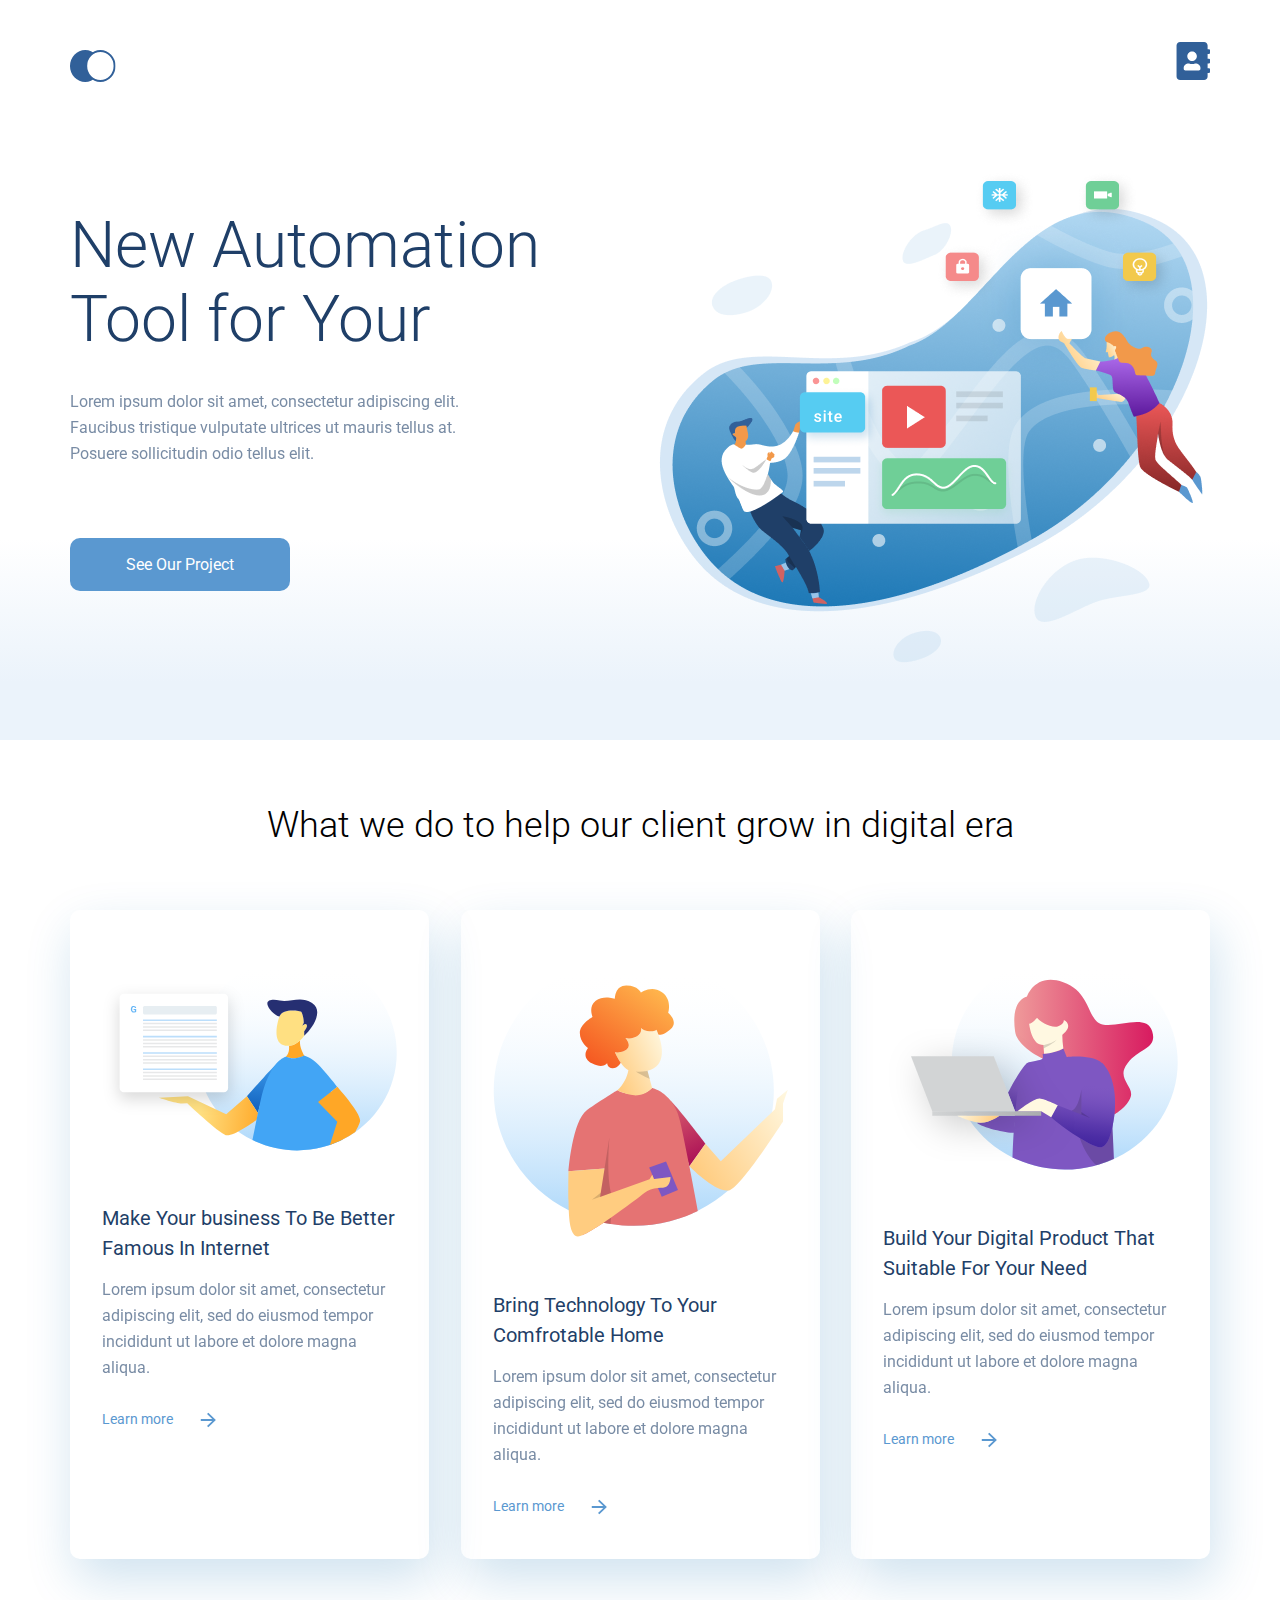
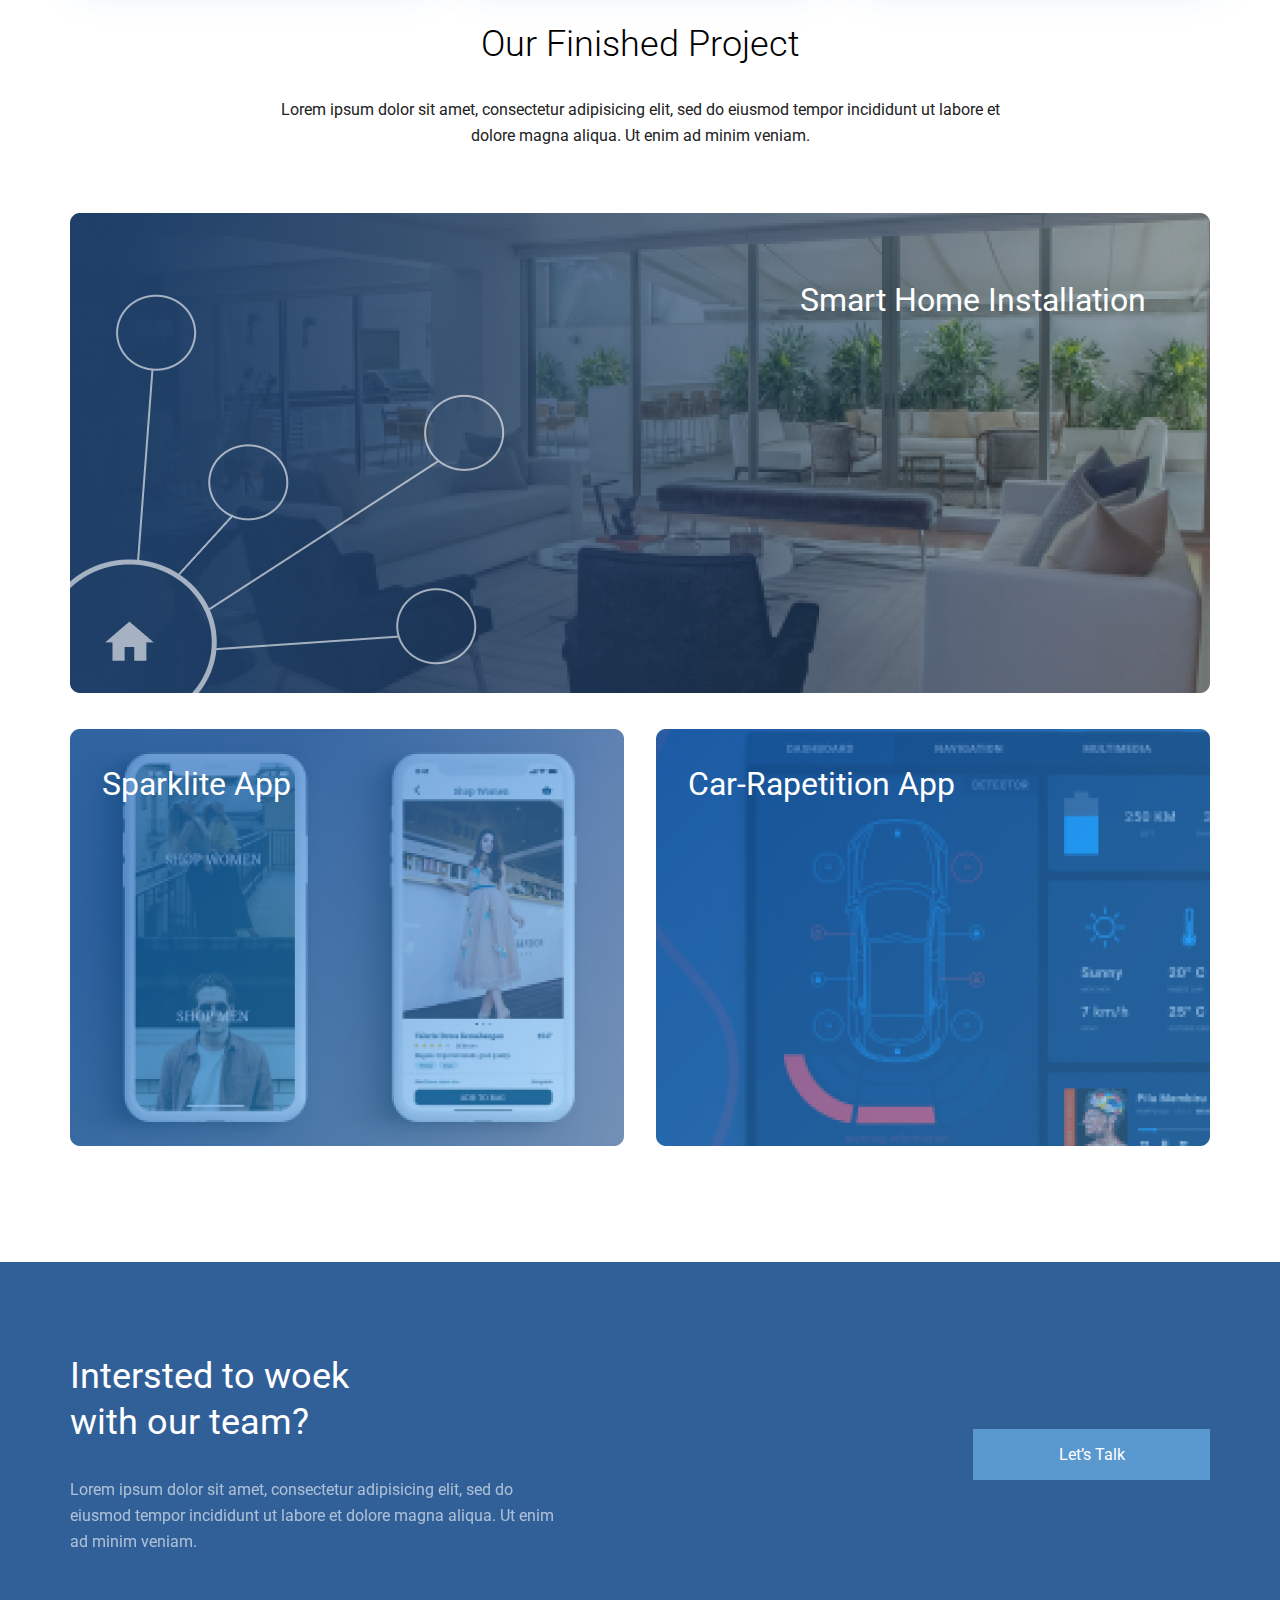
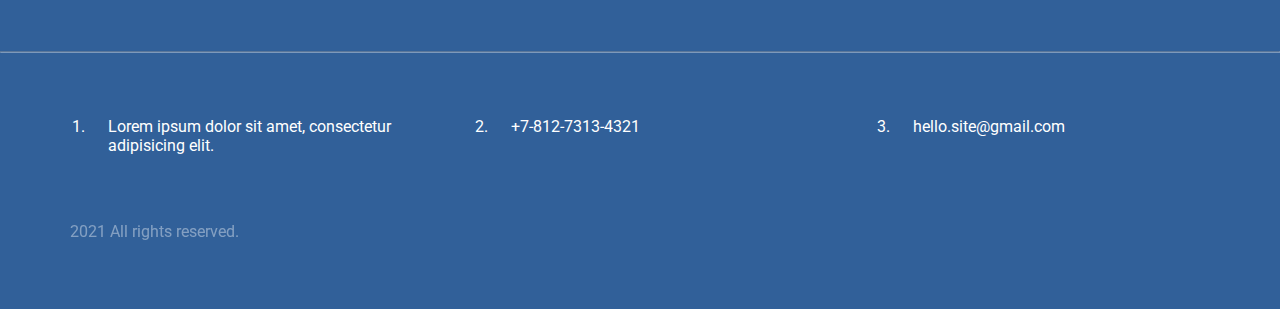
<file: index.html>
<!DOCTYPE html>
<html lang="en">
<head>
    <meta charset="UTF-8">
    <meta name="viewport" content="width=device-width, initial-scale=1.0">
    <link rel="stylesheet" href="css/style.css">
    <link rel="stylesheet" href="css/media.css">
    <title>Главная страница</title>
</head>
<body>

        <div class="header">
            <div class="header__wrapper">
                <div class="header__navigation container">
                    <ul class="list-nav">
                        <li>
                            <a href="index.html">
                                <img src="img/logo.svg" alt="Logo">
                            </a>
                        </li>
                        <li>
                            <a href="page/contacts.html">
                                <img src="img/contact.svg" alt="">
                            </a>
                        </li>
                    </ul>
                </div>
                <div class="header__info-wrapper">
                    <div class="container">
                        <div class="header__info">
                            <div class="header__info-block-content">
                                <h1 class="main-caption">New Automation Tool for Your</h1>
                                <p class="paragraph">Lorem ipsum dolor sit amet, consectetur adipiscing elit. Faucibus tristique vulputate ultrices ut mauris tellus at. Posuere sollicitudin odio tellus elit.</p>
                                <a href="#" class="header__info-button">See Our Project</a>
                            </div>
                        </div>
                    </div>
                </div>
            </div>
        </div>
        <div class="container">
            <div class="what-we-do">
                <h3 class="third-caption">What we do to help our client grow in digital era</h3>
                <div class="content-block__wrapper">    
                    <div class="content-block__list-item">
                        <img src="img/preview-man.svg" alt="man-info">
                        <h4 class="fourth-caption">Make Your business To Be Better Famous In Internet</h4>
                        <p class="paragraph">Lorem ipsum dolor sit amet, consectetur adipiscing elit, sed do eiusmod tempor incididunt ut labore et dolore magna aliqua.</p>
                        <a href="#">Learn more <img src="img/Vector.svg" alt="arrow"></a>
                    </div>
                    <div class="content-block__list-item">
                        <img src="img/preview-man-red.svg" alt="man-info">
                        <h4 class="fourth-caption">Bring Technology To Your Comfrotable Home</h4>
                        <p class="paragraph">Lorem ipsum dolor sit amet, consectetur adipiscing elit, sed do eiusmod tempor incididunt ut labore et dolore magna aliqua.</p>
                        <a href="#">Learn more <img src="img/Vector.svg" alt="arrow"></a>
                    </div>
                    <div class="content-block__list-item">
                        <img src="img/preview-voman.svg" alt="man-info">
                        <h4 class="fourth-caption">Build Your Digital Product That Suitable For Your Need</h4>
                        <p class="paragraph">Lorem ipsum dolor sit amet, consectetur adipiscing elit, sed do eiusmod tempor incididunt ut labore et dolore magna aliqua.</p>
                        <a href="#">Learn more <img src="img/Vector.svg" alt="arrow"></a>
                    </div>
                </div>
            </div>
            <div class="about">
                <h3 class="third-caption">Our Finished Project</h3>
                <p class="paragraph">Lorem ipsum dolor sit amet, consectetur adipisicing elit, sed do eiusmod tempor incididunt ut labore et dolore magna aliqua. Ut enim ad minim veniam.</p>
            </div>
            <div class="mask-group__wrapper">
                <div class="mask-group__item mask-group__one">
                    <img src="img/mask-group-install.png" alt="Smart Home">
                    <p>Smart Home Installation</p>
                </div>
                <div class="mask-group__item mask-group__two">
                    <img src="img/sparklite-app.png" alt="Smart Home">
                    <p>Sparklite App</p>
                </div>
                <div class="mask-group__item mask-group__three">
                    <img src="img/car-rapetition-app.png" alt="Smart Home">
                    <p>Car-Rapetition App</p>
                </div>
            </div>
        </div>
        <div class="footer">
            <div class="container">
                <div class="footer__top-wrapper">
                    <div class="footer__top-info">
                        <h4 class="fourth-caption">Intersted to woek with our team?</h4>
                        <p class="paragraph">Lorem ipsum dolor sit amet, consectetur adipisicing elit, sed do eiusmod tempor incididunt ut labore et dolore magna aliqua. Ut enim ad minim veniam.</p>
                    </div>
                    <a href="#">Let’s Talk</a>
                </div>
            </div>
                <hr>
            <div class="container">
                <div class="footer__bottom-wrapper">
                    <ol>
                        <li>Lorem ipsum dolor sit amet, consectetur adipisicing elit.</li>
                        <li>+7-812-7313-4321</li>
                        <li>hello.site@gmail.com</li>
                    </ol>
                    <div class="footer__bottom-copyright">
                        <p class="paragraph">2021 All rights reserved.</p>
                    </div>
                </div>
            </div>
        </div>

</body>
</html>
</file>
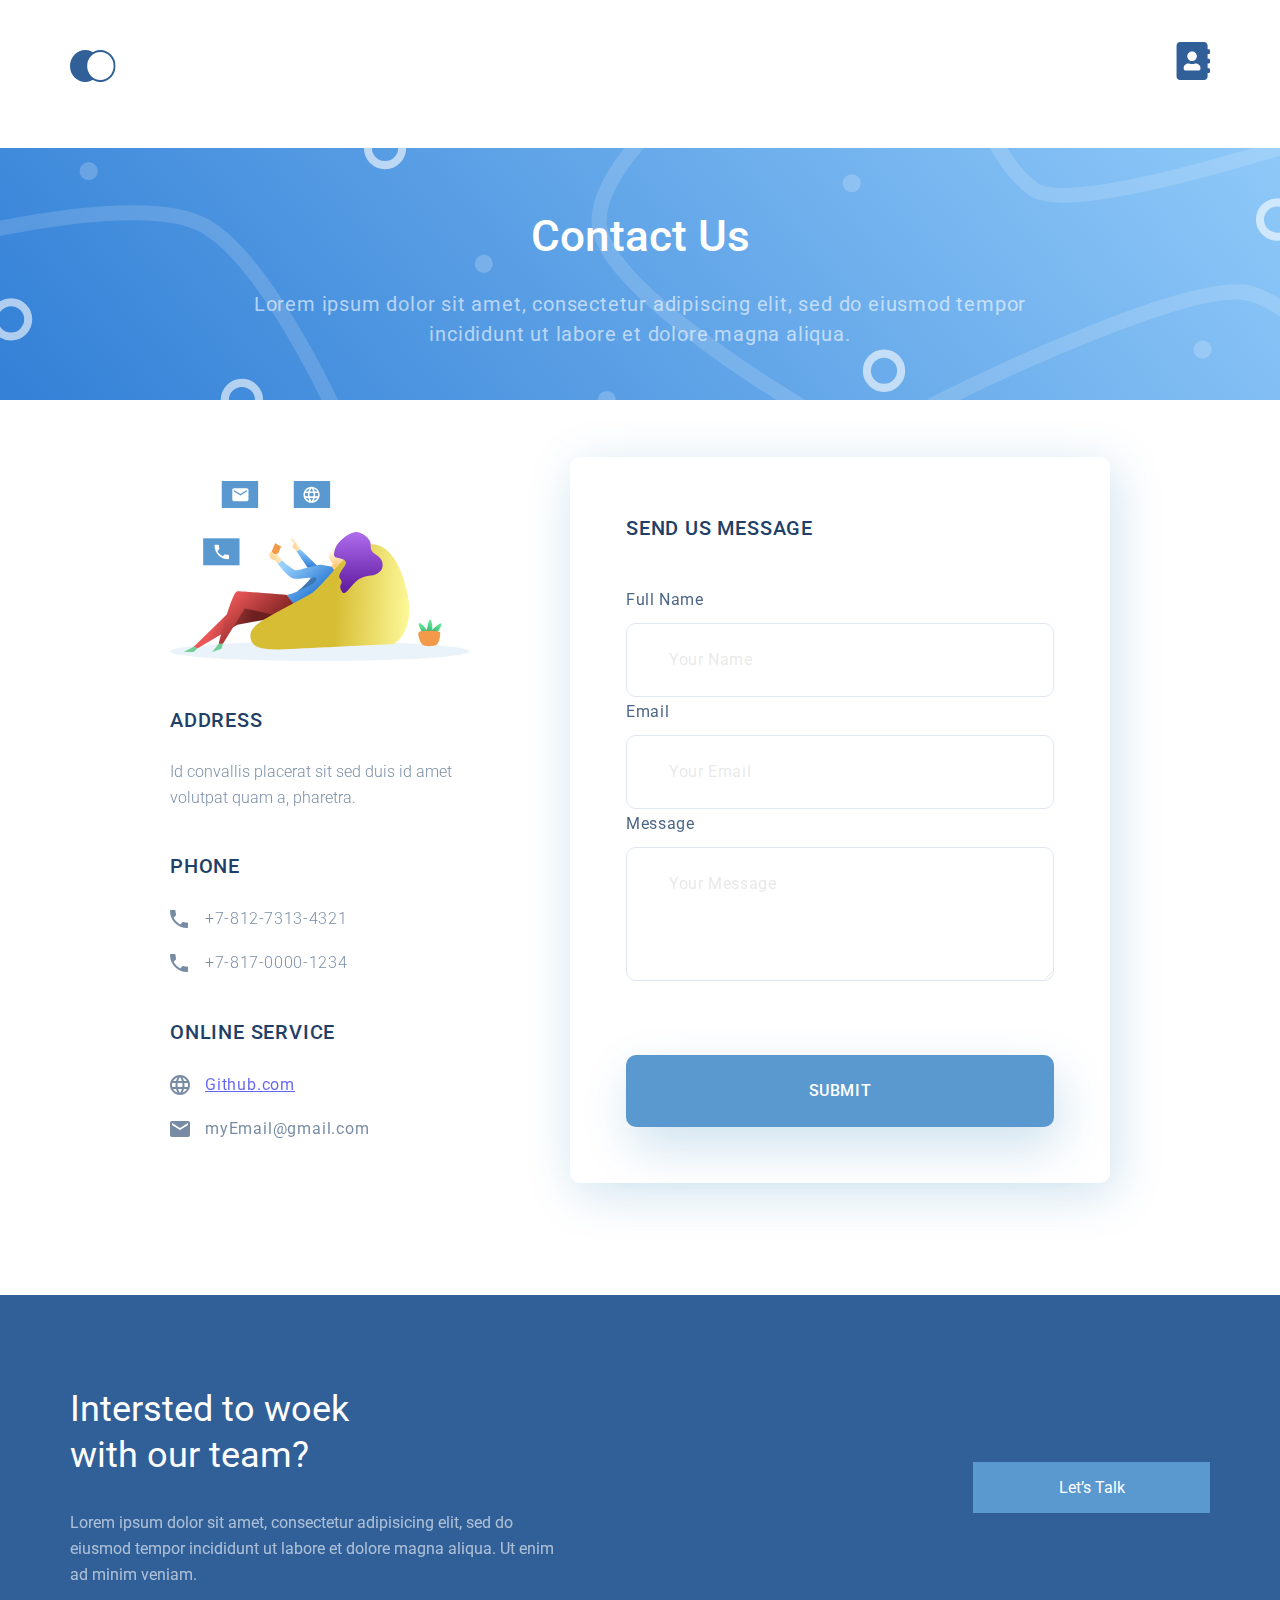
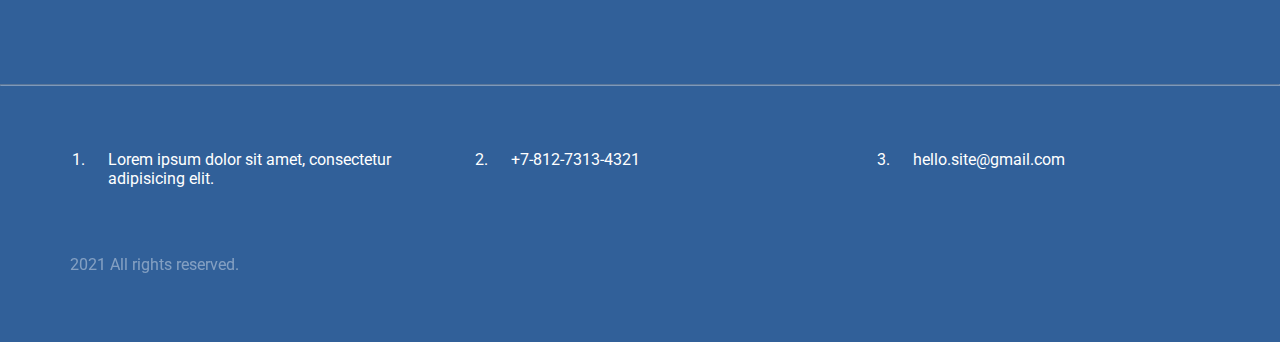
<file: page/contacts.html>
<!DOCTYPE html>
<html lang="en">
<head>
    <meta charset="UTF-8">
    <meta name="viewport" content="width=device-width, initial-scale=1.0">
    <link rel="stylesheet" href="../css/style.css">
    <link rel="stylesheet" href="../css/media.css">
    <title>Document</title>
</head>
<body>

    <div class="header">
        <div class="header__wrapper">
            <div class="header__navigation container">
                <ul class="list-nav list-nav-contacts">
                    <li>
                        <a href="../index.html">
                            <img src="../img/logo.svg" alt="Logo">
                        </a>
                    </li>
                    <li>
                        <a href="contacts.html">
                            <img src="../img/contact.svg" alt="">
                        </a>
                    </li>
                </ul>
            </div>
            <div class="header__text-element">
                <h2 class="second-chapter">Contact Us</h2>
                <p>Lorem ipsum dolor sit amet, consectetur adipiscing elit, sed do eiusmod tempor incididunt ut labore et dolore magna aliqua.</p>
            </div>
        </div>
    </div>
        <div class="content contact-width">
            
            <div class="contact-wrapper"> 
                <div class="contact contact-item">
                    <img src="../img/illustration-contact.svg" alt="Programmer">
                    <h4 class="fourth-caption">Address</h4>
                    <p class="paragraph">Id convallis placerat sit sed duis id amet volutpat quam a, pharetra.</p>
                    <h4 class="fourth-caption">Phone</h4>
                    <ul class="contact__phone-ul">
                        <li>+7-812-7313-4321</li>
                        <li>+7-817-0000-1234</li>
                    </ul>
                    <h4 class="fourth-caption">Online service</h4>
                    <ul class="contact__online-service">
                        <li><a href="https://github.com/" target="_blank">Github.com</a>
                        </li>
                        <li>myEmail@gmail.com</li>
                    </ul>
                </div>
                <div class="send-message contact-item">
                    
                    <form action="#">
                        <h4 class="fourth-caption">Send us message</h4>
                        <label>Full Name<br>
                        <input type="text" placeholder="Your Name" class="field-text-form">
                        </label>
                        <label>Email
                            <input type="email" placeholder="Your Email" class="field-text-form">
                        </label>
                        <label>Message
                            <textarea name="message" cols="30" rows="3" placeholder="Your Message" class="field-text-form"></textarea>
                        </label>
                        <button type="submit" class="button-send">Submit</button>
                    </form>
                </div>
            </div>
            <div class="map">
                <script async src="https://api-maps.yandex.ru/services/constructor/1.0/js/?um=constructor%3A26c237de2efc93d6705d858ead00d7c97ed4e576a12188a670d4bab7179a1346&amp;width=100%25&amp;height=400&amp;lang=ru_RU&amp;scroll=true"></script>
            </div>
           
        </div>
        <div class="footer">
            <div class="container">
                <div class="footer__top-wrapper">
                    <div class="footer__top-info">
                        <h4 class="fourth-caption">Intersted to woek with our team?</h4>
                        <p class="paragraph">Lorem ipsum dolor sit amet, consectetur adipisicing elit, sed do eiusmod tempor incididunt ut labore et dolore magna aliqua. Ut enim ad minim veniam.</p>
                    </div>
                    <a href="#">Let’s Talk</a>
                </div>
            </div>
                <hr>
            <div class="container">
                <div class="footer__bottom-wrapper">
                    <ol>
                        <li>Lorem ipsum dolor sit amet, consectetur adipisicing elit.</li>
                        <li>+7-812-7313-4321</li>
                        <li>hello.site@gmail.com</li>
                    </ol>
                    <div class="footer__bottom-copyright">
                        <p class="paragraph">2021 All rights reserved.</p>
                    </div>
                </div>
            </div>
        </div>

</body>
</html>
</file>
<file: css/style.css>
@import url("https://fonts.googleapis.com/css2?family=Roboto:wght@300;400;500&display=swap");
* {
  margin: 0;
  padding: 0;
  font-family: 'Roboto', sans-serif;
  -webkit-box-sizing: border-box;
          box-sizing: border-box;
}

body {
  font-family: sans-serif;
  -webkit-box-sizing: border-box;
          box-sizing: border-box;
}

.container {
  max-width: 1140px;
  margin: 0 auto;
}

.header__navigation {
  display: -webkit-box;
  display: -ms-flexbox;
  display: flex;
  -webkit-box-pack: justify;
      -ms-flex-pack: justify;
          justify-content: space-between;
}

.list-nav {
  display: -webkit-box;
  display: -ms-flexbox;
  display: flex;
  -webkit-box-pack: justify;
      -ms-flex-pack: justify;
          justify-content: space-between;
  width: 100%;
  margin: 42px 0 0 0;
  list-style: none;
}

.header__info-wrapper {
  background: -webkit-gradient(linear, left bottom, left top, color-stop(8.84%, #EBF3FB), color-stop(31.12%, rgba(152, 195, 232, 0)));
  background: linear-gradient(0deg, #EBF3FB 8.84%, rgba(152, 195, 232, 0) 31.12%);
}

.header__info {
  background: url(../img/illustration.png) no-repeat;
  background-position: right center;
  padding: 115px 0 149px 0;
}

.header__info-block-content {
  max-width: 425px;
}

.main-caption {
  width: 504px;
  margin: 0 0 32px 0;
  font-size: 64px;
  font-weight: 300;
  line-height: 74px;
  color: #1F3F68;
}

.header__info-block-content p {
  width: 425px;
  font-size: 16px;
  font-weight: 400;
  line-height: 26px;
  color: #1F3F68;
  opacity: 0.6;
}

a.header__info-button {
  display: block;
  max-width: 220px;
  margin: 71px 0 0 0;
  padding: 17px 0;
  border-radius: 10px;
  background: #5A98D0;
  text-align: center;
  color: #fff;
  text-decoration: none;
}

.paragraph {
  font-size: 16px;
  line-height: 26px;
  color: #1F3F68;
}

.what-we-do {
  margin: 64px 0 0 0;
  padding: 0 0 64px 0;
}

.content-block__wrapper {
  display: -webkit-box;
  display: -ms-flexbox;
  display: flex;
  -webkit-box-pack: justify;
      -ms-flex-pack: justify;
          justify-content: space-between;
  margin: 64px 0 0 0;
}

.content-block__list-item {
  width: 359px;
  display: -webkit-box;
  display: -ms-flexbox;
  display: flex;
  -webkit-box-orient: vertical;
  -webkit-box-direction: normal;
      -ms-flex-direction: column;
          flex-direction: column;
  padding: 44px 32px;
  -webkit-box-shadow: 5px 20px 50px rgba(16, 112, 177, 0.2);
          box-shadow: 5px 20px 50px rgba(16, 112, 177, 0.2);
  border-radius: 10px;
}

.content-block__list-item h4 {
  margin: 52px 0 0 0;
  font-weight: 400;
  font-size: 20px;
  line-height: 30px;
  color: #1F3F68;
}

.content-block__list-item p {
  color: #1F3F68;
  opacity: 0.6;
  line-height: 26px;
  margin: 14px 0 30px 0;
}

.content-block__list-item a {
  color: #5A98D0;
  text-decoration: none;
  font-size: 14px;
}

.content-block__list-item a img {
  vertical-align: middle;
  margin: 0 0 0 24px;
}

.second-chapter {
  font-weight: 500;
  font-size: 44px;
  text-align: center;
}

.third-caption {
  font-size: 36px;
  text-align: center;
  font-weight: 300;
  color: #000;
}

.about {
  max-width: 750px;
  margin: 0 auto;
}

.about p {
  margin: 32px 0 0 0;
  font-size: 16px;
  text-align: center;
  line-height: 26px;
  color: #222222;
}

.mask-group__wrapper {
  display: -webkit-box;
  display: -ms-flexbox;
  display: flex;
  -ms-flex-wrap: wrap;
      flex-wrap: wrap;
  margin: 64px 0 0 0;
}

.mask-group__item {
  position: relative;
}

.mask-group__item p {
  position: absolute;
  color: #fff;
  font-size: 32px;
  line-height: 46px;
}

.mask-group__item img {
  width: 100%;
}

.mask-group__one p {
  right: 64px;
  top: 64px;
}

.mask-group__two p,
.mask-group__three p {
  left: 32px;
  top: 32px;
}

.mask-group__one {
  width: 100%;
  margin: 0 0 32px 0;
}

.mask-group__two,
.mask-group__three {
  width: calc(50% - 16px);
}

.mask-group__two {
  margin: 0 32px 0 0;
}

.footer {
  margin: 112px 0 0 0;
  padding: 91px 0 64px 0;
  background: #316099;
}

.footer hr {
  opacity: 0.4;
  color: #FFFFFF;
}

.footer__top-info {
  width: 495px;
}

.footer__top-wrapper {
  display: -webkit-box;
  display: -ms-flexbox;
  display: flex;
  margin: 0 0 96px 0;
  -webkit-box-pack: justify;
      -ms-flex-pack: justify;
          justify-content: space-between;
  -webkit-box-align: center;
      -ms-flex-align: center;
          align-items: center;
}

.footer__top-info h4 {
  width: 340px;
  font-size: 36px;
  font-weight: 400;
  line-height: 46px;
  color: #fff;
}

.footer__top-info p {
  color: #FFFFFF;
  opacity: 0.6;
  margin: 32px 0 0 0;
}

.footer__top-wrapper a {
  display: block;
  width: 237px;
  padding: 16px 0;
  background: #5A98D0;
  color: #fff;
  text-align: center;
  text-decoration: none;
}

.footer__bottom-wrapper ol {
  display: -webkit-box;
  display: -ms-flexbox;
  display: flex;
  margin: 64px 0 0 0;
  -webkit-box-pack: justify;
      -ms-flex-pack: justify;
          justify-content: space-between;
}

.footer__bottom-wrapper ol li {
  color: #fff;
  width: 316px;
  padding: 0 0 0 19px;
  margin: 0 0 0 19px;
}

.footer__bottom-copyright {
  margin: 64px 0 0 0;
}

.footer__bottom-copyright p {
  color: #FFFFFF;
  opacity: 0.4;
}

.contact-item {
  -ms-flex-preferred-size: 0;
      flex-basis: 0;
  -webkit-box-flex: 1;
      -ms-flex-positive: 1;
          flex-grow: 1;
}

/* START CONTACT PAGE */
.header__text-element {
  margin: 54px 0 0 0;
  padding: 51px 0;
  background: url(../img/header-contact.svg) no-repeat;
  background-size: cover;
}

.header__text-element h2 {
  font-size: 44px;
  line-height: 74px;
  font-weight: 500;
  color: #fff;
}

.header__text-element p {
  max-width: 780px;
  margin: 16px auto 0 auto;
  font-size: 20px;
  line-height: 30px;
  text-align: center;
  letter-spacing: 0.04em;
  color: rgba(255, 255, 255, 0.6);
}

.contact-width {
  max-width: 940px;
  margin: 0 auto;
}

.contact-wrapper {
  display: -webkit-box;
  display: -ms-flexbox;
  display: flex;
  -webkit-box-pack: justify;
      -ms-flex-pack: justify;
          justify-content: space-between;
  -webkit-box-align: center;
      -ms-flex-align: center;
          align-items: center;
  margin: 57px 0 96px 0;
}

.contact {
  max-width: 300px;
}

.contact > img {
  max-width: 300px;
}

.contact h4,
.send-message form h4 {
  margin: 40px 0 24px 0;
  font-weight: 500;
  font-size: 20px;
  line-height: 30px;
  letter-spacing: 0.04em;
  text-transform: uppercase;
  color: #1F3F68;
}

.contact .paragraph {
  font-weight: 300;
  font-size: 16px;
  line-height: 26px;
  color: #1F3F68;
  opacity: 0.6;
}

.contact ul li {
  padding: 1px 0 1px 35px;
  margin: 0 0 16px 0;
  font-weight: 300;
  font-size: 16px;
  line-height: 26px;
  letter-spacing: 0.04em;
  list-style: none;
  color: #1F3F68;
  opacity: 0.6;
  letter-spacing: 0.04em;
}

.contact__phone-ul li {
  background: url(../img/phone-icon.svg) no-repeat;
  background-position: left center;
}

.contact .contact__online-service li {
  font-size: 16px;
  font-weight: 400;
  line-height: 26px;
  letter-spacing: 0.05em;
}

.contact__online-service li:first-child {
  background: url(../img/www-icon.svg) no-repeat;
  background-position: left center;
}

.contact__online-service li:last-child {
  background: url(../img/mail-icon.svg) no-repeat;
  background-position: left center;
}

.contact__phone-ul li:last-child {
  margin: 0;
}

.send-message {
  max-width: 540px;
}

.send-message form {
  width: 100%;
  padding: 56px;
  -webkit-box-shadow: 5px 10px 50px rgba(16, 112, 177, 0.2);
          box-shadow: 5px 10px 50px rgba(16, 112, 177, 0.2);
  border-radius: 10px;
}

.send-message form h4 {
  margin: 0 0 42px 0;
}

.send-message form label {
  font-size: 16px;
  line-height: 30px;
  letter-spacing: 0.04em;
  color: #1F3F68;
  opacity: 0.8;
}

.send-message form label input,
.send-message form label textarea {
  width: 100%;
  padding: 21px 42px;
  margin: 8px 0 32px 0;
  font-size: 16px;
  line-height: 30px;
  letter-spacing: 0.04em;
  border: 1px solid #356EAD;
  -webkit-box-sizing: border-box;
          box-sizing: border-box;
  border-radius: 10px;
  color: #1F3F68;
  opacity: 0.2;
}

.send-message form label input:last-child,
.send-message form label textarea:last-child {
  margin: 8px 0 0 0;
}

.send-message form label {
  margin: 0 0 32px 0;
}

.button-send {
  width: 100%;
  padding: 23px 0;
  margin: 64px 0 0 0;
  font-weight: 500;
  font-size: 16px;
  line-height: 26px;
  text-align: center;
  text-transform: uppercase;
  letter-spacing: 0.04em;
  color: #fff;
  background: #5A98D0;
  -webkit-box-shadow: 5px 20px 50px rgba(16, 112, 177, 0.2);
          box-shadow: 5px 20px 50px rgba(16, 112, 177, 0.2);
  border-radius: 10px;
  border: none;
}

.contact-wrapper {
  margin: 57px 0 96px 0;
}

/* END CONTACT PAGE */
/*# sourceMappingURL=style.css.map */
</file>
<file: css/media.css>
@media screen and (max-width: 1024px) {
    .container {
        padding: 0 32px;
    }

    .header__info {
        padding: 120px 0 149px 0;
        background-position: right 80%;
        background-size: 50%;
    }

    .content-block__wrapper {
        flex-direction: column;
        align-items: center;
    }

    .content-block__list-item {
        margin: 0 0 32px 0;
    }

    .what-we-do {
        padding: 0 0 97px 0;
    }

    .footer {
        padding: 64px 0 64px 0;
    }

    .footer .container {
        padding: 0 124px;
    }

    .footer__top-info p {
        max-width: 336px;
    }

    .footer__top-wrapper a {
        max-width: 133px;
        padding: 7px 0;
        font-size: 16px;
    }

    .footer__bottom-wrapper ol {
        flex-direction: column;
    }

    .footer__bottom-wrapper ol li {
        width: calc(100% - 19px);
        margin: 0 0 25px 19px;
    }

    .footer__bottom-copyright {
        margin: 39px 0 0 0;
    }

    /* START CONTACT PAGE */

    .contact-wrapper {
        flex-direction: column;
    }

    .list-nav-contacts {
        margin: 18px 0 0 0;
    }

    .header__text-element {
        margin: 49px 0 0 0;
    }

    .contact {
        margin: 0 0 64px 0;
    }

    .contact-wrapper {
        margin: 57px 0 64px 0;
    }

    .footer {
        margin: 64px 0 0 0;
        background: #316099;
    }

    /* END CONTACT PAGE */
}

@media screen and (max-width: 667px) {
    .container {
        padding: 0 16px;
    }

    .list-nav {
        margin: 24px 0 0 0;
    }

    .header__info {
        padding: 41px 0 41px 0;
        background: none;
    }

    .main-caption {
        width: 100%;
        margin: 0 0 12px 0;
        font-size: 32px;
        line-height: 37px;
        text-align: center;
    }

    .header__info-block-content {
        max-width: 100%;
    }

    .header__info-block-content p {
        width: 100%;
        text-align: center;
    }

    a.header__info-button {
        max-width: 108px;
        margin: 32px auto 0 auto;
        font-size: 12px;
        padding: 7px 0;
    }

    .third-caption {
        font-size: 24px;
        line-height: 28px;
    }

    .content-block__wrapper {
        margin: 32px 0 0 0;
    }

    .content-block__list-item {
        max-width: 334px;
    }

    .what-we-do {
        padding: 0 0 64px 0;
    }

    .mask-group__wrapper {
        margin: 82px 0 0 0;
    }

    .mask-group__wrapper {
        flex-direction: column;
    }

    .mask-group__two,
    .mask-group__three {
        width: 100%;
    }

    .mask-group__wrapper>div {
        margin: 0 0 16px 0;
    }

    .mask-group__item p {
        font-size: 16px;
        line-height: 19px;
    }

    .mask-group__one p {
        right: 16px;
        top: 16px;
    }

    .mask-group__two p,
    .mask-group__three p {
        left: 16px;
        top: 26px;
    }

    .footer__top-wrapper {
        flex-direction: column;
        align-items: center;
    }

    .footer .container {
        padding: 0 16px;
    }

    .footer__top-info {
        max-width: 100%;
        text-align: center;
    }

    .footer__top-info h4 {
        width: 100%;
        font-size: 24px;
        line-height: 28px;
    }

    .footer__top-info p {
        max-width: 100%;
    }

    .footer {
        padding: 18px 0 32px 0;
    }

    .footer__top-wrapper {
        margin: 0 0 41px 0;
    }

    .footer__top-wrapper a {
        margin: 40px 0 0 0;
    }

    .footer__bottom-wrapper {
        display: flex;
        flex-direction: column;
        align-items: center;
    }

    .footer__bottom-wrapper ol {
        margin: 32px 0 0 0;
    }

    .footer__bottom-copyright {
        margin: 12px 0 0 0;
    }

    /*  */

    .list-nav {
        margin: 18px 0 0 0;
    }

    .header__text-element {
        margin: 33px 0 0 0;
    }

    .header__text-element h2 {
        font-weight: 500;
        font-size: 24px;
        line-height: 28px;
    }

    .header__text-element p {
        font-size: 16px;
        line-height: 30px;
        color: rgba(255, 255, 255, 0.6);

    }

    .send-message {
        padding: 0 17px;
    }

    .send-message form {
        padding: 36px;
    }

    .send-message form h4 {
        margin: 0 0 31px 0;
        font-weight: 500;
        font-size: 16px;
        line-height: 30px;
        letter-spacing: 0.04em;
        color: #1F3F68;
    }

    .send-message form label {
        font-size: 14px;
        line-height: 30px;
    }

    .send-message form label input,
    .send-message form label textarea {
        padding: 8px 26px;

    }

    .send-message form label input:last-child,
    .send-message form label textarea:last-child {
        margin: 0 0 20px 0;
    }

    .button-send {
        padding: 15px 0;
        margin: 16px 0 0 0;
    }

    .footer {
        margin: 32px 0 0 0;
    }
}
</file>
